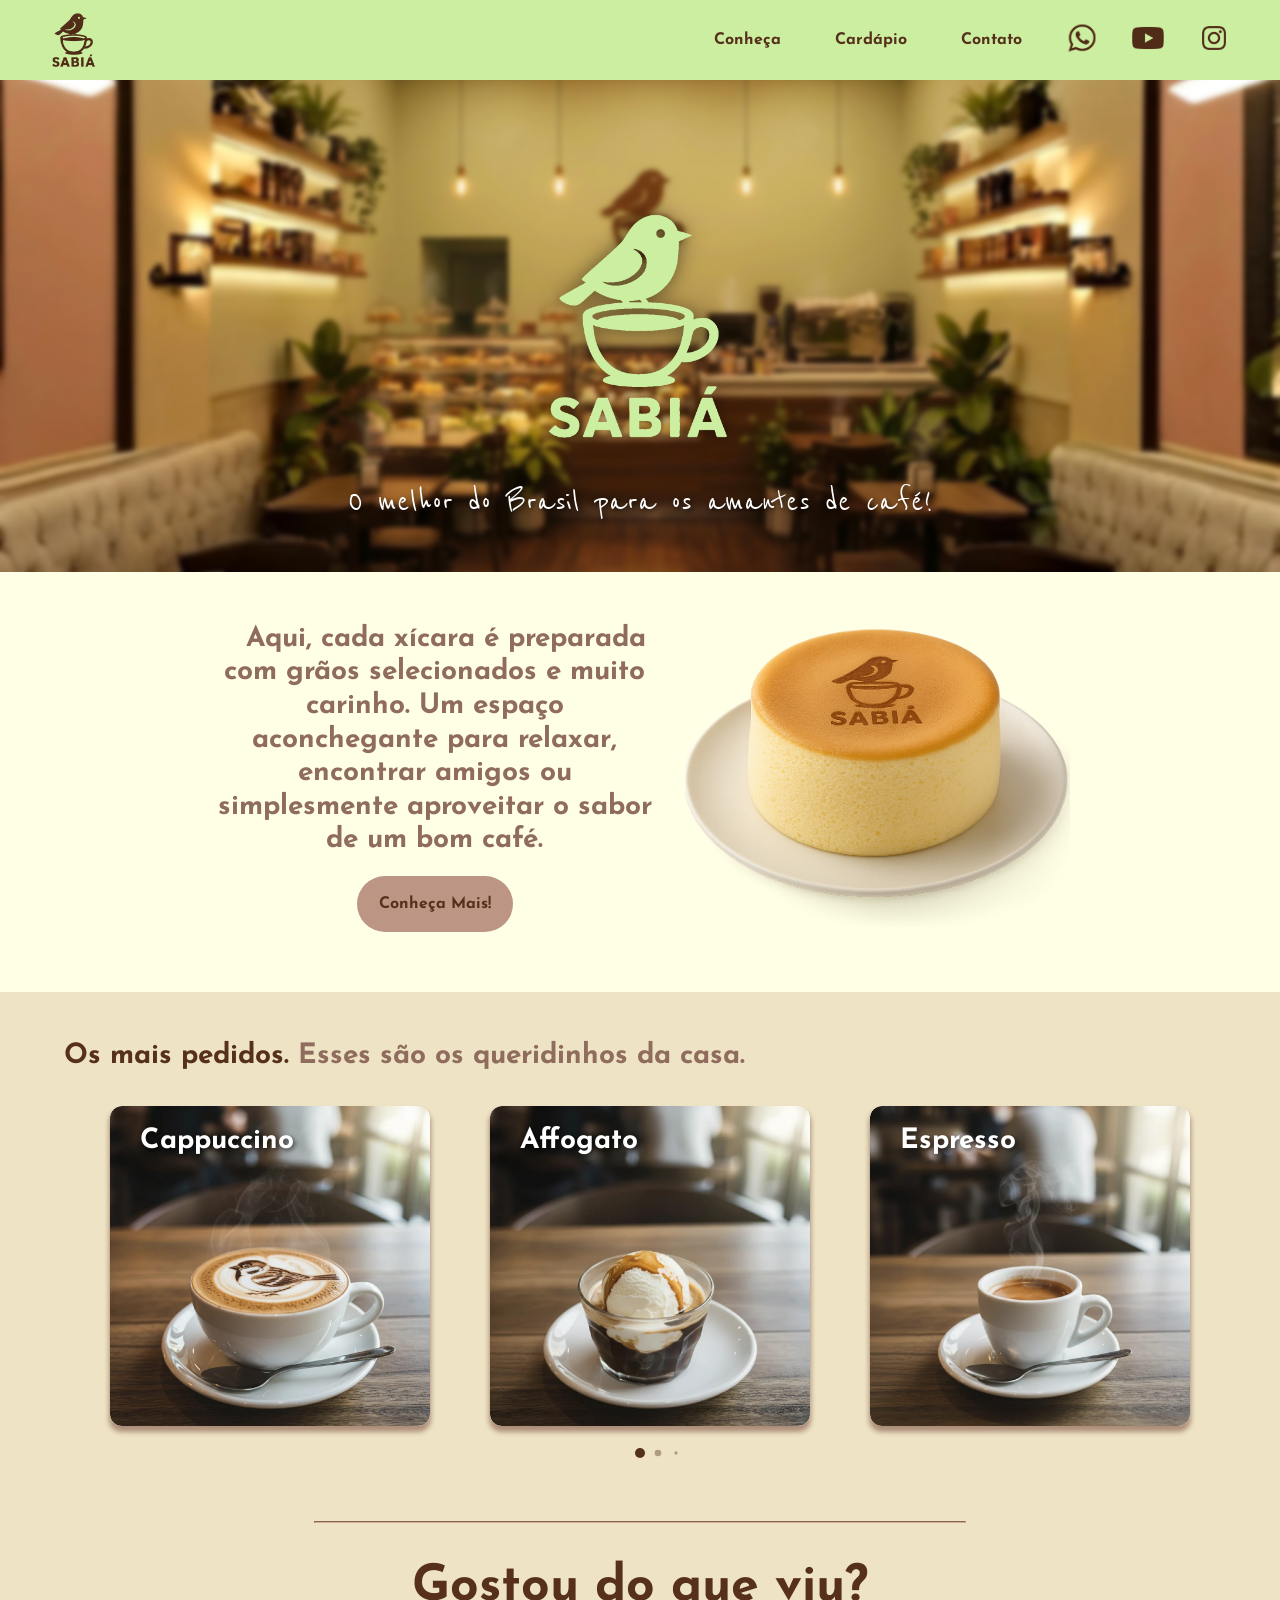
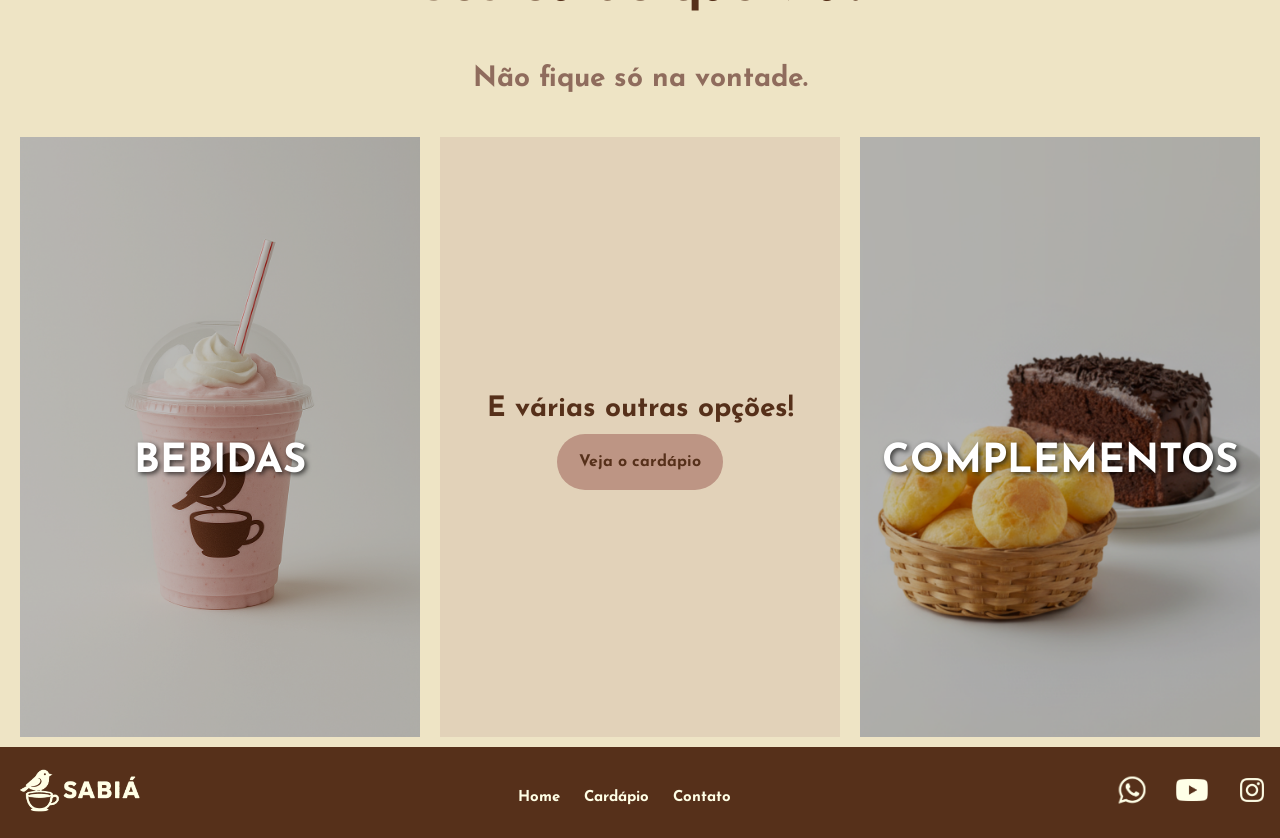
<file: index.html>
<!DOCTYPE html> 
<html> 
  <head> 
    <link rel="preconnect" href="https://fonts.googleapis.com">
    <link rel="preconnect" href="https://fonts.gstatic.com" crossorigin>
    <link href="https://fonts.googleapis.com/css2?family=Josefin+Sans:ital,wght@0,100..700;1,100..700&family=Reenie+Beanie&display=swap" rel="stylesheet">
    <link rel="stylesheet" href="https://cdn.jsdelivr.net/npm/swiper@11/swiper-bundle.min.css">
    <link rel="stylesheet" href="style.css">
  </head> 
  <body> 
    <div class="header-container"> 
                <img src="imgs/cafelogo.png"> 
                <div class="botoes-container"> 
                <a href='https://www.google.com/'><button id="botaoheader"> Conheça </button></a>
                <a href='cardapio.html'><button id="botaoheader"> Cardápio </button></a> 
                <a href='https://www.google.com/'><button id="botaoheader"> Contato </button></a> 
                <a href='https://www.whatsapp.com/'> <button id="botaoimagem"> <img src="imgs/icon1.svg" alt="Ícone" width="32" height="28" fill="currentColor"> </button></a>
                <a href='https://www.youtube.com/'> <button id="botaoimagem"> <img src="imgs/icon2.svg" alt="Ícone" width="32" height="28" fill="currentColor"> </button></a>
                <a href='https://www.instagram.com/'> <button id="botaoimagem"> <img src="imgs/icon3.svg" alt="Ícone" width="32" height="28" fill="currentColor"> </button></a> 
                </div> 
            </div>
            <div class="head-display">
                <img class="background" src="imgs/cafeplace.png">
                <img class="main-logo" src="imgs/cafelogo2.png" height="300">
                  <p class="main-text"> O melhor do Brasil para os amantes de café! <p>
            </div>
    <div class="gtkucenter">
      <div class="gtku">
        <img src="imgs/keki.png" alt="Fluffy Japanese Cake" class="keki">
        <div class="gtkutext">
          <h>
            <span style="text-align: justify; color: rgb(143, 108, 93); line-height: 1.2"> 
              Aqui, cada xícara é preparada com 
              grãos selecionados e muito carinho. 
              Um espaço aconchegante para relaxar, 
              encontrar amigos ou simplesmente 
              aproveitar o sabor de um bom café.</span>
          </h> <br><br>
          <a href='cardapio/index.html'><button id="botaokeki"> Conheça Mais! </button></a> 
        </div>
      </div>
    </div> 
      <div class="homeslider">
        <h>
          <span style="color: rgb(86,48,26);">Os mais pedidos.</span>
          <span style="color: rgb(143, 108, 93);"> Esses são os queridinhos da casa.</span>
        </h>

        <div class="container">
          <div class="swiper card-wrapper">
            <ul class="swiper-wrapper lista-cards">
              <li class="swiper-slide item-card">
               <a href="cardapio.html#cappuccino" class="link-card">
                  <p class="textodoscards"> Cappuccino</p>
                  <img src="cardslider1/capuccino.jpeg" alt="Cappuccino" class="imagem-card">
               </a>
             </li>
              <li class="swiper-slide item-card">
               <a href="cardapio.html#affogato" class="link-card">
                  <p class="textodoscards"> Affogato</p>
                  <img src="cardslider1/affogato.jpeg" alt="Affogato" class="imagem-card">
               </a>
             </li>
             <li class="swiper-slide item-card">
                <a href="cardapio.html#espresso" class="link-card">
                  <p class="textodoscards"> Espresso</p>
                  <img src="cardslider1/espresso.jpeg" alt="Espresso" class="imagem-card">
               </a>
             </li>
             <li class="swiper-slide item-card">
               <a href="cardapio.html#coldbrew" class="link-card">
                  <p class="textodoscards"> Cold Brew</p>
                  <img src="cardslider1/coldbrew.jpeg" alt="Cold Brew" class="imagem-card">
               </a>
             </li>
             <li class="swiper-slide item-card">
               <a href="cardapio.html" class="link-card">
                  <p class="textodoscards"> Chocolate Quente</p>
                  <img src="cardslider1/hotchoco.jpeg" alt="Chocolate Quente" class="imagem-card">
               </a>
             </li>
             <li class="swiper-slide item-card">
               <a href="cardapio.html#mocha" class="link-card">
                  <p class="textodoscards"> Mocha</p>
                  <img src="cardslider1/mocha.jpeg" alt="Mocha" class="imagem-card">
               </a>
             </li>
           </ul>

            <div class="swiper-pagination"></div>
         </div>
        </div>

        <hr>

        <div class="restomenu">
          <p class="textorestomenu">
            <span class="cleiton" style="color: rgb(86,48,26);">Gostou do que viu?</span><Br>
            <span class="cleiton2" style="text-align: justify; color: rgb(143, 108, 93); line-height: 1.2"> 
            Não fique só na vontade. </span>
          </p>
          <div class="containeresto">
            <div class="blackrestoleft">
              <div class="cardsresto">
                <p class="textocardresto">BEBIDAS</p>
                <img src="imgs/milkshake.png" alt="milkshake" class="milkshake">
              </div>
            </div>
            <div class="cardsrestotexto">
              <p>E várias outras opções!</p>
              <a href='cardapio.html'><button id="botaokeki"> Veja o cardápio </button></a> 
            </div>
            <div class="blackrestoright">
              <div class="cardsresto">
                <p class="textocardresto">COMPLEMENTOS</p>
                <img src="imgs/paodequeijo.png" alt="pão de queijo" class="paodequeijo">
              </div>
            </div>
          </div>
        </div>
      </div> 


    <script src="https://cdn.jsdelivr.net/npm/swiper@11/swiper-bundle.min.js"></script>
    <script src="script.js"></script>

    <div class="footer">
      <div class="footercontent">
        <div class="footer-logo">
        <img src="imgs/cafelogofooter.png" alt="Logo do Café" class="footer-logo">
        </div>
        <div class="botoesfooter">
          <a href='index.html'><button id="botaofooter"> Home </button></a>
          <a href='cardapio.html'><button id="botaofooter"> Cardápio </button></a>
          <a href='https://www.google.com/'><button id="botaofooter"> Contato </button></a>
        </div>
        <div class="botoesimg">
          <a href='https://www.whatsapp.com/'> <button id="botaoimagemfooter"> <img src="imgs/icon1.svg" alt="Ícone" width="32" height="28" fill="currentColor"> </button></a>
          <a href='https://www.youtube.com/'> <button id="botaoimagemfooter"> <img src="imgs/icon2.svg" alt="Ícone" width="32" height="28" fill="currentColor"> </button></a>
          <a href='https://www.instagram.com/'> <button id="botaoimagemfooter"> <img src="imgs/icon3.svg" alt="Ícone" width="32" height="28" fill="currentColor"> </button></a> 
        </div>
      </div>
    </div>
  </body> 
</html>
</file>
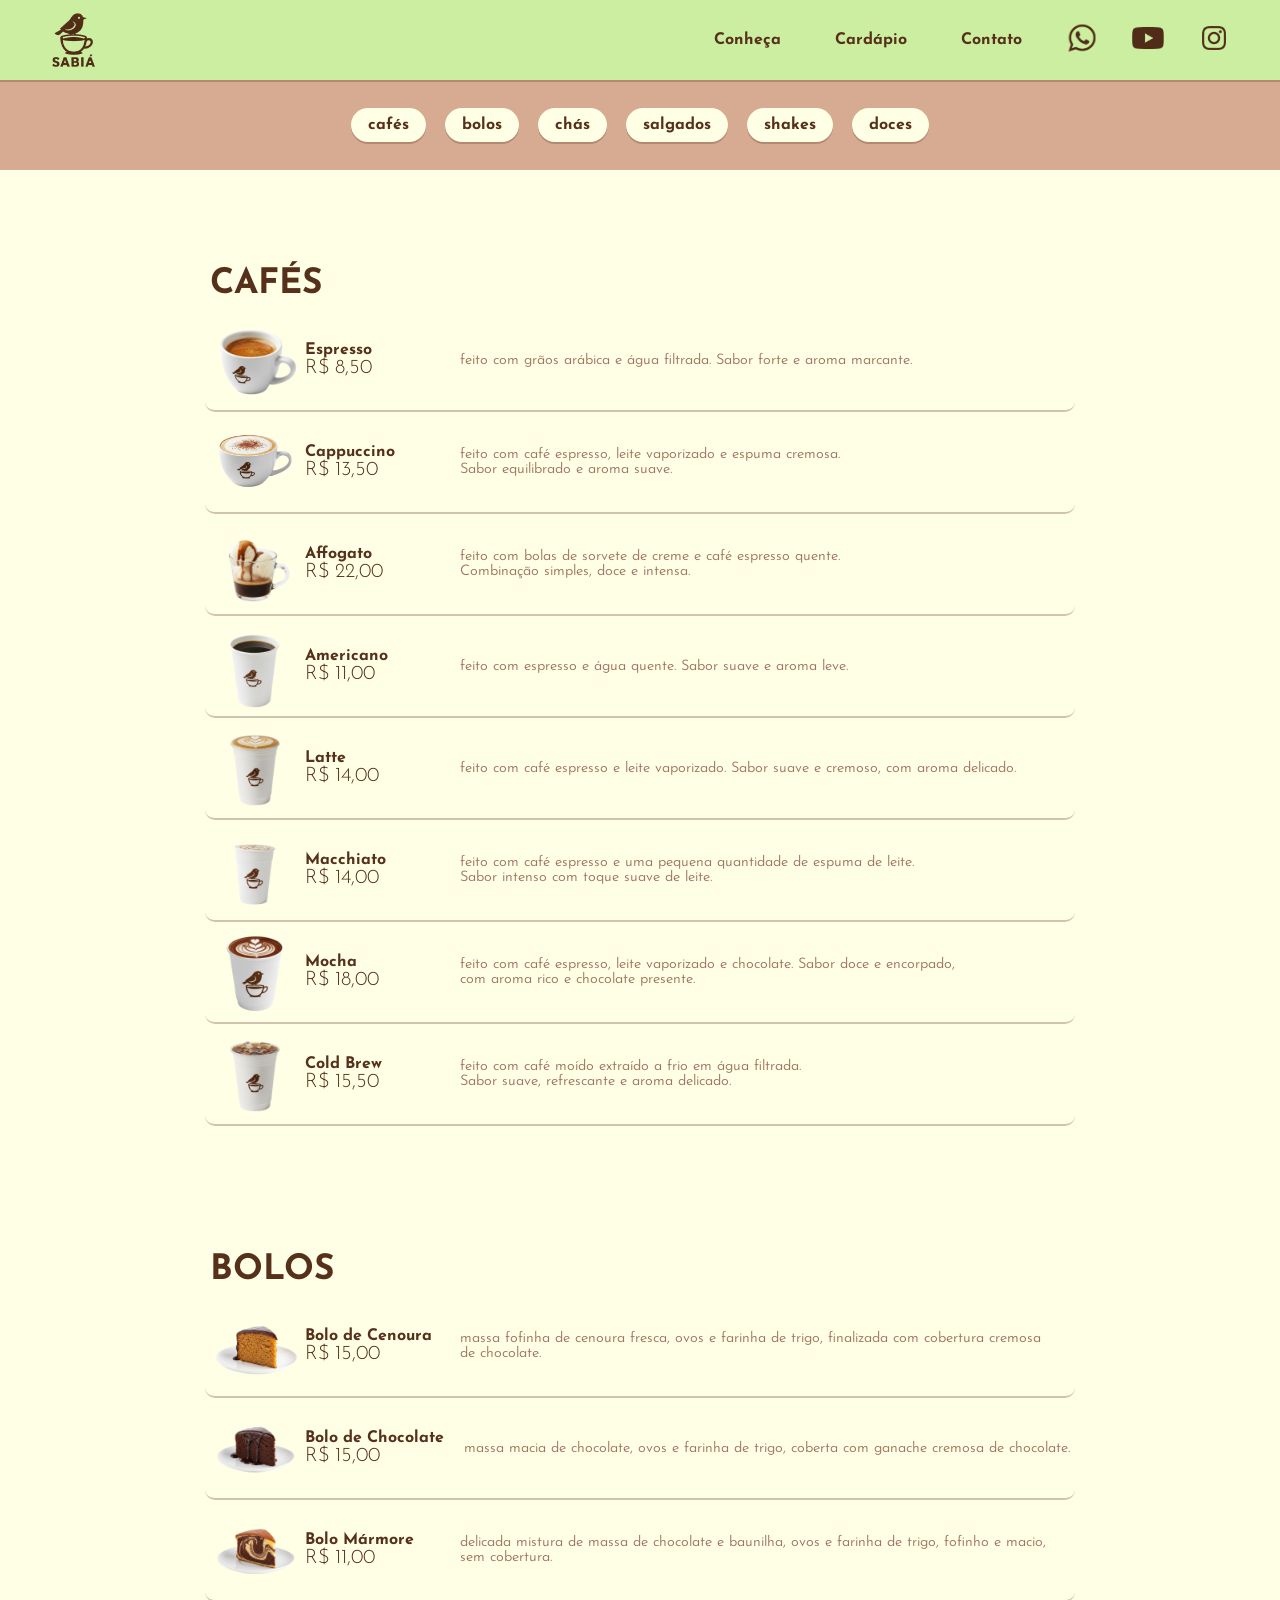
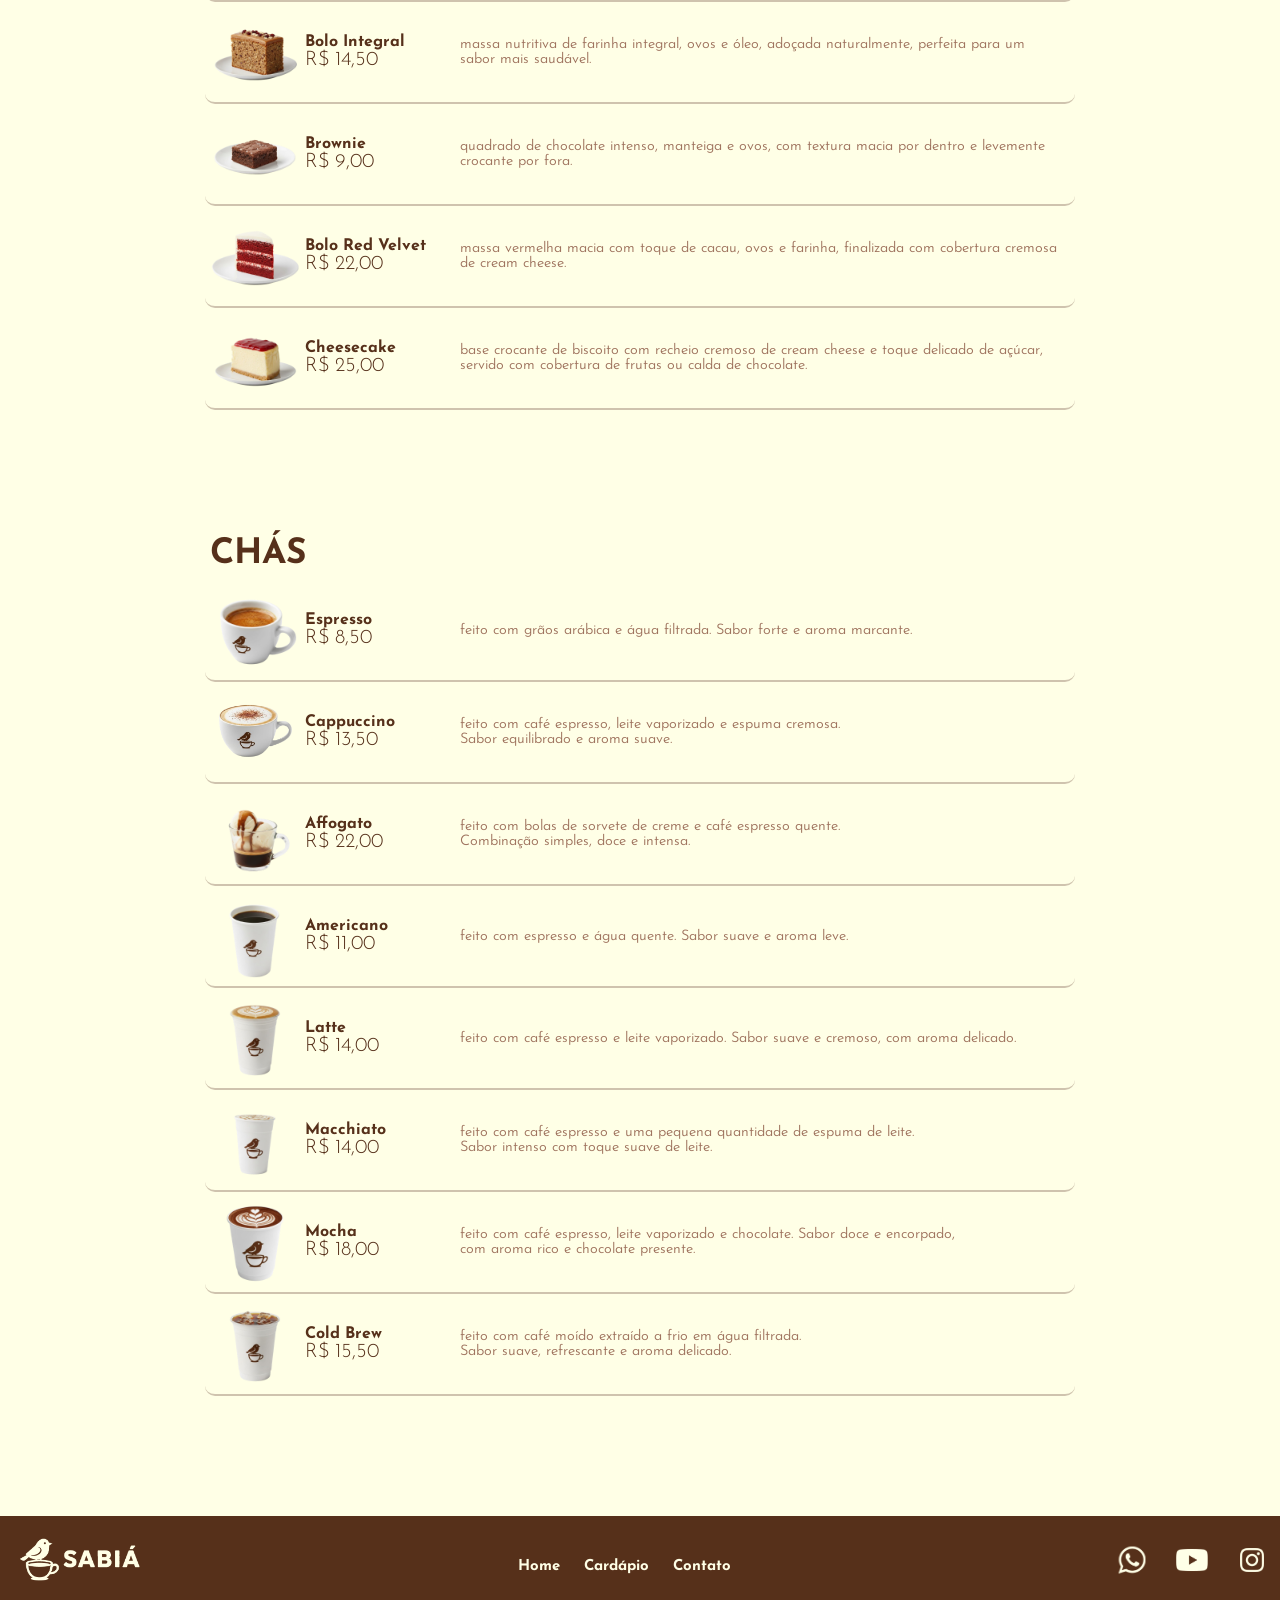
<file: cardapio.html>
<!DOCTYPE html> 
<html> 
  <head> 
    <link rel="preconnect" href="https://fonts.googleapis.com">
    <link rel="preconnect" href="https://fonts.gstatic.com" crossorigin>
    <link href="https://fonts.googleapis.com/css2?family=Josefin+Sans:ital,wght@0,100..700;1,100..700&family=Reenie+Beanie&display=swap" rel="stylesheet">
    <link rel="stylesheet" href="https://cdn.jsdelivr.net/npm/swiper@11/swiper-bundle.min.css">
    <link rel="stylesheet" href="cardapio.css">
  </head> 
  <body> 
    <div class="header-container"> 
                <img src="imgs/cafelogo.png"> 
                <div class="botoes-container"> 
                <a href='https://www.google.com/'><button id="botaoheader"> Conheça </button></a>
                <a href='cardapio.html'><button id="botaoheader"> Cardápio </button></a> 
                <a href='https://www.google.com/'><button id="botaoheader"> Contato </button></a> 
                <a href='https://www.whatsapp.com/'> <button id="botaoimagem"> <img src="imgs/icon1.svg" alt="Ícone" width="32" height="28" fill="currentColor"> </button></a>
                <a href='https://www.youtube.com/'> <button id="botaoimagem"> <img src="imgs/icon2.svg" alt="Ícone" width="32" height="28" fill="currentColor"> </button></a>
                <a href='https://www.instagram.com/'> <button id="botaoimagem"> <img src="imgs/icon3.svg" alt="Ícone" width="32" height="28" fill="currentColor"> </button></a> 
                </div> 
            </div>
    <div class="categorias">
        <a href="#cafes"><button class="btncategorias">cafés</button></a>
        <a href="#bolos"><button class="btncategorias">bolos</button></a>
        <a href="#chas"><button class="btncategorias">chás</button></a>
        <a href=""><button class="btncategorias">salgados</button></a>
        <a href=""><button class="btncategorias">shakes</button></a>
        <a href=""><button class="btncategorias">doces</button></a>
    </div>

    <div id="cafes">
      <h1>CAFÉS</h1>
      <div class="cafeprodutos">
        <div class="produtos" id="espresso">
          <img src="cardapioimgs/Espresso.png" alt="" class="espresso">
          <div class="produtopreco">
           <p class="nomeproduto">Espresso</p>
           <p class="precoproduto">R$ 8,50</p>
          </div> 
          <p class="descricao">feito com grãos arábica e água filtrada. Sabor forte e aroma marcante. </p>
        </div>
        <div class="produtos"  id="capuccino">
          <img src="cardapioimgs/Capuccino.png" alt="" class="Capuccino">
          <div class="produtopreco">
           <p class="nomeproduto">Cappuccino</p>
           <p class="precoproduto">R$ 13,50</p>
          </div> 
          <p class="descricao">feito com café espresso, leite vaporizado e espuma cremosa. <br>
             Sabor equilibrado e aroma suave. </p>
        </div>
        <div class="produtos" id="affogato">
          <img src="cardapioimgs/Affogato.png" alt="" class="Affogato">
          <div class="produtopreco">
           <p class="nomeproduto">Affogato</p>
           <p class="precoproduto">R$ 22,00</p>
          </div> 
          <p class="descricao">feito com bolas de sorvete de creme e café espresso quente. <br> Combinação simples, doce e intensa. </p>
        </div>
        <div class="produtos">
          <img src="cardapioimgs/Americano.png" alt="" class="americano">
          <div class="produtopreco">
           <p class="nomeproduto">Americano</p>
           <p class="precoproduto">R$ 11,00</p>
          </div> 
          <p class="descricao">feito com espresso e água quente. Sabor suave e aroma leve. </p>
        </div>
        <div class="produtos">
          <img src="cardapioimgs/Latte.png" alt="" class="Latte">
        <div class="produtopreco">
           <p class="nomeproduto">Latte</p>
           <p class="precoproduto">R$ 14,00</p>
          </div> 
          <p class="descricao">feito com café espresso e leite vaporizado. Sabor suave e cremoso, com aroma delicado. </p>
        </div>
        <div class="produtos">
          <img src="cardapioimgs/Macchiato.png" alt="" class="Macchiato">
        <div class="produtopreco">
           <p class="nomeproduto">Macchiato</p>
           <p class="precoproduto">R$ 14,00</p>
          </div> 
          <p class="descricao">feito com café espresso e uma pequena quantidade de espuma de leite. <br>Sabor intenso com toque suave de leite. </p>
        </div>
        <div class="produtos" id="mocha">
          <img src="cardapioimgs/Mocha.png" alt="" class="Mocha">
        <div class="produtopreco">
           <p class="nomeproduto">Mocha</p>
           <p class="precoproduto">R$ 18,00</p>
          </div> 
          <p class="descricao">feito com café espresso, leite vaporizado e chocolate. Sabor doce e encorpado, <br>
            com aroma rico e chocolate presente. </p>
        </div>
        <div class="produtos" id="coldbrew">
          <img src="cardapioimgs/ColdBrew.png" alt="" class="ColdBrew">
                <div class="produtopreco">
           <p class="nomeproduto">Cold Brew</p>
           <p class="precoproduto">R$ 15,50</p>
          </div> 
          <p class="descricao">feito com café moído extraído a frio em água filtrada. <br>Sabor suave, refrescante e aroma delicado. </p>
        </div>
      </div>
    </div>

    <div id="bolos">
      <h1>BOLOS</h1>
      <div class="cafeprodutos">
        <div class="produtos">
          <img src="cardapioimgs/cenoura.png" alt="" class="espresso">
          <div class="produtopreco">
           <p class="nomeproduto">Bolo de Cenoura</p>
           <p class="precoproduto">R$ 15,00</p>
          </div> 
          <p class="descricao">massa fofinha de cenoura fresca, ovos e farinha de trigo, finalizada com cobertura cremosa<br> de chocolate. </p>
        </div>
        <div class="produtos">
          <img src="cardapioimgs/choco.png" alt="" class="Capuccino">
          <div class="produtopreco">
           <p class="nomeproduto">Bolo de Chocolate</p>
           <p class="precoproduto">R$ 15,00</p>
          </div> 
          <p class="descricao">massa macia de chocolate, ovos e farinha de trigo, coberta com ganache cremosa de chocolate. </p>
        </div>
        <div class="produtos">
          <img src="cardapioimgs/marmore.png" alt="" class="Affogato">
          <div class="produtopreco">
           <p class="nomeproduto">Bolo Mármore</p>
           <p class="precoproduto">R$ 11,00</p>
          </div> 
          <p class="descricao">delicada mistura de massa de chocolate e baunilha, ovos e  farinha de trigo, fofinho e macio,<br> sem cobertura. </p>
        </div>
        <div class="produtos">
          <img src="cardapioimgs/integral.png" alt="" class="americano">
          <div class="produtopreco">
           <p class="nomeproduto">Bolo Integral</p>
           <p class="precoproduto">R$ 14,50</p>
          </div> 
          <p class="descricao">massa nutritiva de farinha integral, ovos e óleo, adoçada naturalmente, perfeita para um <br> sabor mais saudável. </p>
        </div>
        <div class="produtos">
          <img src="cardapioimgs/brownie.png" alt="" class="Latte">
        <div class="produtopreco">
           <p class="nomeproduto">Brownie</p>
           <p class="precoproduto">R$ 9,00</p>
          </div> 
          <p class="descricao">quadrado de chocolate intenso, manteiga e ovos, com textura macia por dentro e levemente <br> crocante por fora. </p>
        </div>
        <div class="produtos">
          <img src="cardapioimgs/redvelvet.png" alt="" class="Macchiato">
        <div class="produtopreco">
           <p class="nomeproduto">Bolo Red Velvet</p>
           <p class="precoproduto">R$ 22,00</p>
          </div> 
          <p class="descricao">massa vermelha macia com toque de cacau, ovos e farinha, finalizada com cobertura cremosa<br> de cream cheese. </p>
        </div>
        <div class="produtos">
          <img src="cardapioimgs/cheese.png" alt="" class="Mocha">
        <div class="produtopreco">
           <p class="nomeproduto">Cheesecake</p>
           <p class="precoproduto">R$ 25,00</p>
          </div> 
          <p class="descricao">base crocante de biscoito com recheio cremoso de cream cheese e toque delicado de açúcar, <br>servido com cobertura de frutas ou calda de chocolate. </p>
        </div>
      </div>
    </div>

    <div id="chas">
      <h1>CHÁS</h1>
      <div class="cafeprodutos">
        <div class="produtos" id="espresso">
          <img src="cardapioimgs/Espresso.png" alt="" class="espresso">
          <div class="produtopreco">
           <p class="nomeproduto">Espresso</p>
           <p class="precoproduto">R$ 8,50</p>
          </div> 
          <p class="descricao">feito com grãos arábica e água filtrada. Sabor forte e aroma marcante. </p>
        </div>
        <div class="produtos"  id="capuccino">
          <img src="cardapioimgs/Capuccino.png" alt="" class="Capuccino">
          <div class="produtopreco">
           <p class="nomeproduto">Cappuccino</p>
           <p class="precoproduto">R$ 13,50</p>
          </div> 
          <p class="descricao">feito com café espresso, leite vaporizado e espuma cremosa. <br>
             Sabor equilibrado e aroma suave. </p>
        </div>
        <div class="produtos" id="affogato">
          <img src="cardapioimgs/Affogato.png" alt="" class="Affogato">
          <div class="produtopreco">
           <p class="nomeproduto">Affogato</p>
           <p class="precoproduto">R$ 22,00</p>
          </div> 
          <p class="descricao">feito com bolas de sorvete de creme e café espresso quente. <br> Combinação simples, doce e intensa. </p>
        </div>
        <div class="produtos">
          <img src="cardapioimgs/Americano.png" alt="" class="americano">
          <div class="produtopreco">
           <p class="nomeproduto">Americano</p>
           <p class="precoproduto">R$ 11,00</p>
          </div> 
          <p class="descricao">feito com espresso e água quente. Sabor suave e aroma leve. </p>
        </div>
        <div class="produtos">
          <img src="cardapioimgs/Latte.png" alt="" class="Latte">
        <div class="produtopreco">
           <p class="nomeproduto">Latte</p>
           <p class="precoproduto">R$ 14,00</p>
          </div> 
          <p class="descricao">feito com café espresso e leite vaporizado. Sabor suave e cremoso, com aroma delicado. </p>
        </div>
        <div class="produtos">
          <img src="cardapioimgs/Macchiato.png" alt="" class="Macchiato">
        <div class="produtopreco">
           <p class="nomeproduto">Macchiato</p>
           <p class="precoproduto">R$ 14,00</p>
          </div> 
          <p class="descricao">feito com café espresso e uma pequena quantidade de espuma de leite. <br>Sabor intenso com toque suave de leite. </p>
        </div>
        <div class="produtos" id="mocha">
          <img src="cardapioimgs/Mocha.png" alt="" class="Mocha">
        <div class="produtopreco">
           <p class="nomeproduto">Mocha</p>
           <p class="precoproduto">R$ 18,00</p>
          </div> 
          <p class="descricao">feito com café espresso, leite vaporizado e chocolate. Sabor doce e encorpado, <br>
            com aroma rico e chocolate presente. </p>
        </div>
        <div class="produtos" id="coldbrew">
          <img src="cardapioimgs/ColdBrew.png" alt="" class="ColdBrew">
                <div class="produtopreco">
           <p class="nomeproduto">Cold Brew</p>
           <p class="precoproduto">R$ 15,50</p>
          </div> 
          <p class="descricao">feito com café moído extraído a frio em água filtrada. <br>Sabor suave, refrescante e aroma delicado. </p>
        </div>
      </div>
    </div>

    <div class="footer">
      <div class="footercontent">
        <div class="footer-logo">
        <img src="imgs/cafelogofooter.png" alt="Logo do Café" class="footer-logo">
        </div>
        <div class="botoesfooter">
          <a href='index.html'><button id="botaofooter"> Home </button></a>
          <a href='cardapio.html'><button id="botaofooter"> Cardápio </button></a>
          <a href='https://www.google.com/'><button id="botaofooter"> Contato </button></a>
        </div>
        <div class="botoesimg">
          <a href='https://www.whatsapp.com/'> <button id="botaoimagemfooter"> <img src="imgs/icon1.svg" alt="Ícone" width="32" height="28" fill="currentColor"> </button></a>
          <a href='https://www.youtube.com/'> <button id="botaoimagemfooter"> <img src="imgs/icon2.svg" alt="Ícone" width="32" height="28" fill="currentColor"> </button></a>
          <a href='https://www.instagram.com/'> <button id="botaoimagemfooter"> <img src="imgs/icon3.svg" alt="Ícone" width="32" height="28" fill="currentColor"> </button></a> 
        </div>
      </div>
    </div>
  </body> 
</html>
</file>
<file: style.css>
body { 
    margin: 0; 
    padding: 0; 
    background-color: rgb(255, 255, 230);
} 
.header-container { 
    display: flex; 
    align-items:center; 
    justify-content:space-between; 
    background-color: rgb(203, 238, 160); 
    height: 80px; 
    min-height: 80px;
    padding: 0 3%; 
    
} 
.header-container img { 
    max-height: 90%; 
} 
#botaoheader { 
    font-family: "Josefin Sans", sans-serif; 
    font-weight: 700; 
    border-radius:30px;
    background-color: rgb(203, 238, 160); 
    border: 2px solid transparent; 
    color: rgb(86,48,26); 
    padding: 18px 20px; 
    text-align: center; 
    font-size: 16px; 
    cursor: pointer; 
    transition: 0.3s;
} 
#botaoheader:hover { 
    background-color: rgb(86,48,26); 
    color: rgb(203, 238, 160); 
} 
#botaoimagem { 
    border-radius:100%; 
    background-color: rgb(203, 238, 160); 
    border: 2px solid transparent; 
    color: rgb(86,48,26); 
    text-align: center; 
    font-size: 16px; 
    padding: 10px 10px; 
    cursor: pointer; 
    transition: 0.3s; 
} 
#botaoimagem:hover img {
    filter: brightness(0) saturate(100%) invert(89%) sepia(6%) saturate(1760%) hue-rotate(41deg) brightness(102%) contrast(93%);
}
#botaoimagem:hover { 
    background-color: rgb(86,48,26); 
    color: rgb(203, 238, 160); 
} 
.botoes-container { 
    display:flex; 
    gap:10px; 
}

.head-display {
    display:flex;
    flex-direction: column;
    justify-content: center;
    align-items:center;
    width: 100%;
    position: relative; 
    margin-bottom:0px;
}

img.background {
    width: 100%;
    height: 100%;
    object-fit: cover; 
    display: block;  
    overflow: hidden;
}

.main-text {    
    position:absolute;
    margin-top:350px;
    color: white;            
    font-size: 36px;         
    font-weight: bold;
    font-family: "Reenie Beanie", cursive;
    font-weight: 400;
    font-style: normal;
    text-shadow: 2px 2px 5px rgba(0,0,0,0.7); 
    text-align: center;

}
img.main-logo {
    position:absolute;
    filter: drop-shadow(0px 0px 10px rgba(0, 0, 0, 0.5));         
}
.site-body {
    margin-top:50px;
}
h {
    margin-left:5%;
    font-family: "Josefin Sans", sans-serif; 
    font-weight: 700;
    font-size: 28px; 
    
}

hr {
    width: 650px;
    border-color:rgb(214, 171, 145);
    margin-bottom: 40px;
}

p {
    margin:0;
    line-height: 50px;
    font-family: "Josefin Sans", sans-serif; 
    font-weight: 700;
    font-size: 28px; 
    
}

.container{
    display:flex;
    justify-content: center;
    align-items: center; 
    margin-bottom: 20px;
}

.card-wrapper{
    max-width: 1200px;
    margin: 0 60px 35px;
    padding: 20px 10px;
    overflow: hidden;
}

.lista-cards .item-card{
    list-style:none;
}

.lista-cards .item-card .link-card {
    box-shadow: 0px 5px 5px 1px rgba(89,29,22,0.43);
    display: inline-block;    
    overflow: hidden;         
    border-radius: 12px; 
    max-width: 320px;      
}

.lista-cards .item-card .link-card:active{
    cursor: grabbing;
}

.lista-cards .item-card .link-card .imagem-card {
    width: 100%;
    display: block;
    border-radius:12px;
    transition: 0.2s ease;
}

.textodoscards{
    padding:10px 0px 0px 30px;
    position: absolute;
    font-family: "Josefin Sans", sans-serif; 
    font-weight: 700;
    font-size: 28px; 
    color:white;                              
    text-shadow: 2px 2px 5px rgba(0,0,0,0.7);
    z-index: 2; 
}

.lista-cards .item-card .link-card .imagem-card:hover {
   transform: scale(1.02);
}

.card-wrapper .swiper-pagination-bullet {
    height: 10px;
    width: 10px;
    opacity: 40%;
    background: rgb(86,48,26);
}

.card-wrapper .swiper-pagination-bullet-active {
    opacity: 100%;
}

.footer {
    background-color: rgb(86,48,26);
}

.footercontent {
    display:flex;
    justify-content: space-between;
    align-items: center;
}

.botoesfooter{
    padding: 40px 0px 30px 0px;
}

#botaofooter {
    padding-left:10px;
    font-family: "Josefin Sans", sans-serif; 
    font-size:15px;
    font-weight: 700; 
    color: rgb(255, 255, 230);
    background-color: transparent;
    border-color: transparent;
    cursor: pointer;
    transition: 0.2s ease;

}

#botaofooter:hover{
    color:rgb(158, 114, 93);
}

.texto-footer{
    color:rgb(158, 114, 93);
}

.footer-logo {
    margin: 10px;
    width: 120px;
}

#botaoimagemfooter { 
    border-radius:100%; 
    background-color: transparent; 
    border: 2px solid transparent; 
    filter: brightness(0) saturate(100%) invert(97%) sepia(17%) saturate(722%) hue-rotate(308deg) brightness(107%) contrast(102%); 
    text-align: center; 
    font-size: 16px; 
    padding: 10px 10px; 
    cursor: pointer; 
    transition: 0.1s; 
}

#botaoimagemfooter:hover {
    filter: brightness(0) saturate(100%) invert(47%) sepia(7%) saturate(2037%) hue-rotate(334deg) brightness(99%) contrast(84%);
}

.gtkucenter {
    display: flex;
    align-items: center;
    justify-content: center;
}

.gtku{
    width: 880px;
    padding-top:30px;
    margin-top:0px;
    height:350px;
    display:flex;
    flex-direction: row-reverse;
    justify-content: center;
    align-items: center;
    opacity: 0;
    transform: translateX(20px);
    transition: opacity 0.8s ease-out, transform 0.8s ease-out;
}

.gtku.is-visible {
    opacity: 1;
    transform: translateX(0);
}

.cleiton2 {
    margin-bottom: 30px;
    opacity: 0;
    transition: opacity 0.8s ease-out, transform 0.8s ease-out;
}

.cleiton2.is-visible {
    opacity: 1;
}

.gtkutext {
    width: 450px;
    text-align: center; 
    text-justify: inter-word;
}

.keki {
    padding-left:25px;
    height:300px;
}

.homeslider{
    padding-top:50px;
    margin-top:40px;
    background-color: rgb(238, 228, 197);
}

#botaokeki { 
    font-family: "Josefin Sans", sans-serif; 
    font-weight: 700; 
    border-radius:30px;
    background-color: rgb(189, 149, 132); 
    border: 2px solid transparent; 
    color: rgb(86,48,26); 
    padding: 18px 20px; 
    text-align: center; 
    font-size: 16px; 
    cursor: pointer; 
    transition: 0.3s;
} 

#botaokeki:hover { 
    background-color: rgb(86,48,26); 
    color: rgb(143, 108, 93); 
}

.textorestomenu {
    display:flex;
    flex-direction: column;
    align-items: center;
}

.containeresto {
    display:flex;
    align-items: center;
    justify-content: center;
}

.cardsresto {
    position: relative;
    margin: 10px 10px 10px 10px;
    background-color: rgb(226, 210, 185);
    width: 400px;
    height:600px;
    display: flex;    
    overflow: hidden;
    text-align: center;
    justify-content: center;

}

.textocardresto {
    position: absolute;
    font-family: "Josefin Sans", sans-serif; 
    font-weight: 700;
    font-size: 40px; 
    color:white;                              
    text-shadow: 2px 2px 5px rgba(0,0,0,0.7);
    z-index: 2; 
    top: 50%; 
}

.cardsrestotexto {
    color: rgb(86,48,26); 
    margin: 10px 10px 10px 10px;
    background-color: rgb(226, 210, 185);
    width: 400px;
    height:600px;
    display: flex;    
    flex-direction: column;
    overflow: hidden;
    text-align: center;
    justify-content: center;
    align-items: center;

}

.cardsresto img {
    filter: brightness(75%);
    transform: scale(1.05);
    max-height: 800px;
    transition: 0.3s;        
}

.cardsresto:hover img  {
    transform: scale(1.00);
    max-height: 800px;        
}

.cleiton{
    font-size: 50px;
}

.blackrestoright{
    opacity: 0;
    transform: translateX(20px);
    transition: opacity 0.8s ease-out, transform 0.8s ease-out;
}

.blackrestoright.is-visible {
    opacity: 1;
    transform: translateX(0);
}

.blackrestoleft{
    opacity: 0;
    transform: translateX(-20px);
    transition: opacity 0.8s ease-out, transform 0.8s ease-out;
}

.blackrestoleft.is-visible {
    opacity: 1;
    transform: translateX(0);
}
</file>
<file: cardapio.css>
body { 
    margin: 0; 
    padding: 0; 
    background-color: rgb(255, 255, 230);
} 
.header-container { 
    display: flex; 
    align-items:center; 
    justify-content:space-between; 
    background-color: rgb(203, 238, 160); 
    height: 80px; 
    min-height: 80px;
    padding: 0 3%; 
    filter: drop-shadow(0px 2px 0px rgba(98, 58, 45, 0.3));
} 
.header-container img { 
    max-height: 90%; 
} 
#botaoheader { 
    font-family: "Josefin Sans", sans-serif; 
    font-weight: 700; 
    border-radius:30px;
    background-color: rgb(203, 238, 160); 
    border: 2px solid transparent; 
    color: rgb(86,48,26); 
    padding: 18px 20px; 
    text-align: center; 
    font-size: 16px; 
    cursor: pointer; 
    transition: 0.3s;
} 
#botaoheader:hover { 
    background-color: rgb(86,48,26); 
    color: rgb(203, 238, 160); 
} 
#botaoimagem { 
    border-radius:100%; 
    background-color: rgb(203, 238, 160); 
    border: 2px solid transparent; 
    color: rgb(86,48,26); 
    text-align: center; 
    font-size: 16px; 
    padding: 10px 10px; 
    cursor: pointer; 
    transition: 0.3s; 
} 
#botaoimagem:hover img {
    filter: brightness(0) saturate(100%) invert(89%) sepia(6%) saturate(1760%) hue-rotate(41deg) brightness(102%) contrast(93%);
}
#botaoimagem:hover { 
    background-color: rgb(86,48,26); 
    color: rgb(203, 238, 160); 
} 
.botoes-container { 
    display:flex; 
    gap:10px; 
}
.footer {
    background-color: rgb(86,48,26);
}
.footercontent {
    display:flex;
    justify-content: space-between;
    align-items: center;
}
.botoesfooter{
    padding: 40px 0px 30px 0px;
}
#botaofooter {
    padding-left:10px;
    font-family: "Josefin Sans", sans-serif; 
    font-size:15px;
    font-weight: 700; 
    color: rgb(255, 255, 230);
    background-color: transparent;
    border-color: transparent;
    cursor: pointer;
    transition: 0.2s ease;

}
#botaofooter:hover{
    color:rgb(158, 114, 93);
}
.texto-footer{
    color:rgb(158, 114, 93);
}
.footer-logo {
    margin: 10px;
    width: 120px;
}
#botaoimagemfooter { 
    border-radius:100%; 
    background-color: transparent; 
    border: 2px solid transparent; 
    filter: brightness(0) saturate(100%) invert(97%) sepia(17%) saturate(722%) hue-rotate(308deg) brightness(107%) contrast(102%); 
    text-align: center; 
    font-size: 16px; 
    padding: 10px 10px; 
    cursor: pointer; 
    transition: 0.1s; 
}
#botaoimagemfooter:hover {
    filter: brightness(0) saturate(100%) invert(47%) sepia(7%) saturate(2037%) hue-rotate(334deg) brightness(99%) contrast(84%);
}
.categorias{
    height: 90px;
    background-color: rgb(214, 171, 145);
    display:flex;
    align-items: center;
    justify-content:center;
    gap:19px;
}
.btncategorias{
    font-family: "Josefin Sans", sans-serif; 
    font-weight: 700; 
    border-radius:30px;
    background-color: rgb(255, 255, 230); 
    border: 2px solid transparent; 
    color: rgb(86,48,26); 
    padding: 7px 15px; 
    text-align: center; 
    font-size: 16px; 
    cursor: pointer; 
    transition: 0.7s;
    filter: drop-shadow(0px 2px 0px rgba(98, 58, 45, 0.3));
}
.btncategorias:hover {
    border-color: rgba(110, 38, 13, 0.459);
    filter: drop-shadow(0px 0px 0px transparent);
    -webkit-box-shadow: inset 0px 0px 5px 0.5px rgba(98, 58, 45, 0.3);
    box-shadow: inset 0px 0px 5px 1px rgba(98, 58, 45, 0.3);
    background-color: rgb(255, 255, 230);
    color: rgb(27, 15, 8);
}

#cafes {
    margin:90px 0px 0px 0px;
}

h1{
    margin:20px 0px 0px 210px;
    line-height: 50px;
    font-family: "Josefin Sans", sans-serif; 
    font-weight: 700;
    font-size: 35px; 
    color: rgb(86,48,26);
}

.cafeprodutos {
    display: flex;
    flex-direction: column;
    align-items: center;
    margin-bottom: 120px;
}

.produtos {
    display: flex;
    align-items: center;
    min-width: 870px;
    border-bottom: 2px solid rgba(98, 58, 45, 0.3);
    border-radius: 0px 0px 10px 10px;
}

.descricao{
    font-size: 14.5px;
    margin:0;
    font-family: "Josefin Sans", sans-serif; 
    font-weight: 350; 
    border-radius:30px;
    color: rgb(158, 114, 93);
}

.precoproduto {
    margin:0;
    font-family: "Josefin Sans", sans-serif; 
    font-size: 20px;
    font-weight: 300; 
    border-radius:30px;
    color: rgb(86,48,26);
}

.produtos img {
    max-width: 100px;
}

.nomeproduto {
    margin:0;
    font-family: "Josefin Sans", sans-serif; 
    font-weight: 700; 
    border-radius:30px;
    color: rgb(86,48,26);
}

.produtopreco{
    margin: 0px 20px 0px 0px;
    min-width: 135px;
}
</file>
